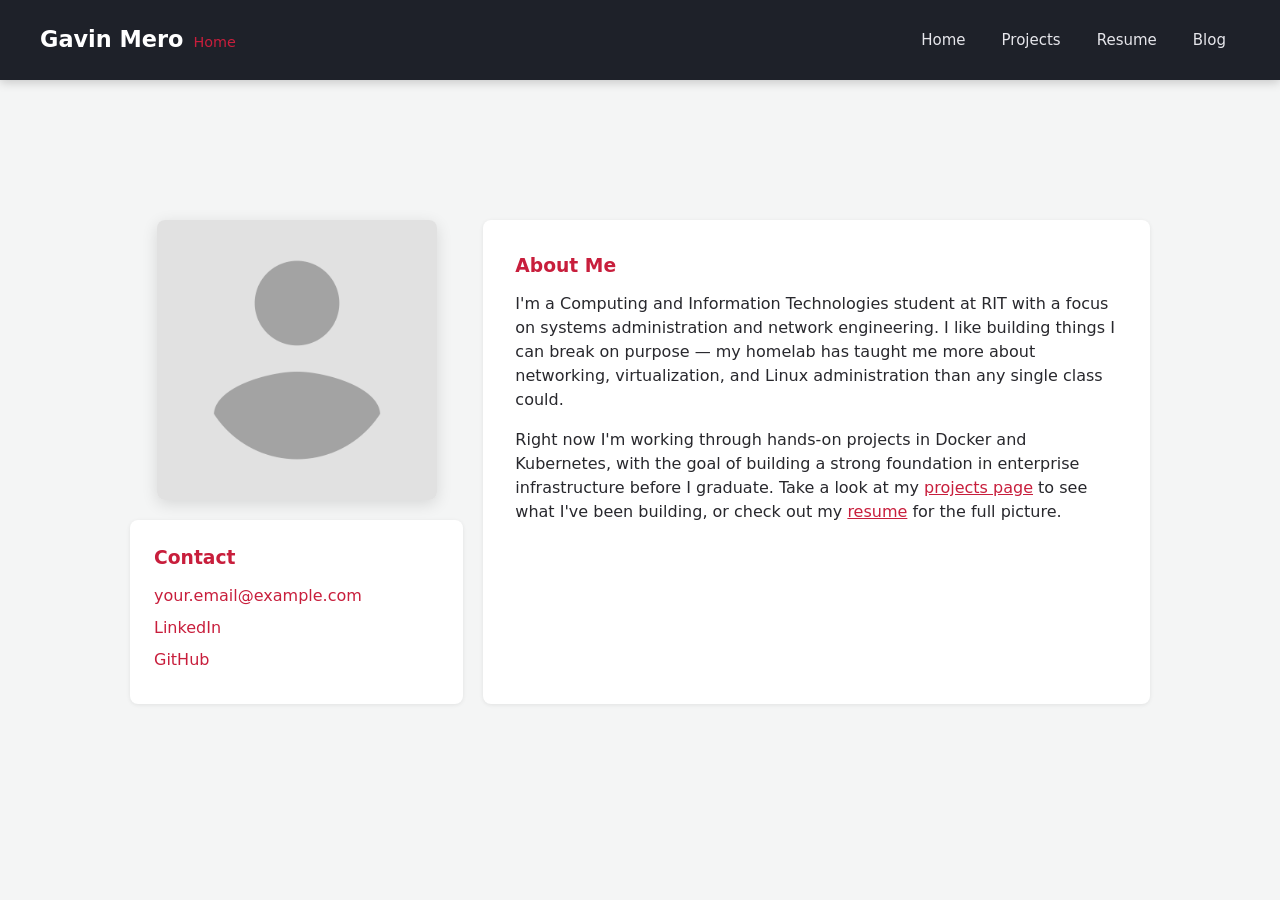
<file: index.html>
<!DOCTYPE html>
<html lang="en">
    <head>
        <meta charset="UTF-8">
        <meta name="viewport" content="width=device-width, initial-scale=1.0">
        <title>Gavin Mero</title>
        <link rel="stylesheet" href="css/styles.css">
    </head>
    <body>
        <header>
            <section class="left-header">
                <h1>Gavin Mero</h1>
                <h2>Home</h2>
            </section>

            <button class="nav-toggle" type="button" aria-label="Toggle navigation menu">☰</button>

            <nav>
                <ul>
                    <li><a href="index.html">Home</a></li>
                    <li><a href="projects.html">Projects</a></li>
                    <li><a href="resume_page.html">Resume</a></li>
                    <li><a href="blog.html">Blog</a></li>
                </ul>
            </nav>
        </header>

        <main>
            <section class="headshot">
                <img src="assets/images/headshot_placeholder.png" alt="Gavin Mero Headshot">
            </section>

            <section class="contact">
                <h3>Contact</h3>
                <ul class="contact-list">
                    <li><a href="mailto:your.email@example.com">your.email@example.com</a></li>
                    <li><a href="https://linkedin.com/in/yourprofile" target="_blank">LinkedIn</a></li>
                    <li><a href="https://github.com/yourusername" target="_blank">GitHub</a></li>
                </ul>
            </section>

            <section class="content">
                <h3>About Me</h3>
                <p>
                    I'm a Computing and Information Technologies student at RIT with a focus
                    on systems administration and network engineering. I like building things
                    I can break on purpose — my homelab has taught me more about networking,
                    virtualization, and Linux administration than any single class could.
                </p>
                <p>
                    Right now I'm working through hands-on projects in Docker and Kubernetes,
                    with the goal of building a strong foundation in enterprise infrastructure
                    before I graduate. Take a look at my <a href="projects.html">projects page</a>
                    to see what I've been building, or check out my <a href="resume_page.html">resume</a>
                    for the full picture.
                </p>
            </section>
        </main>

        <footer>
        </footer>

        <script src="js/navbar.js"></script>

    </body>
</html>
</file>
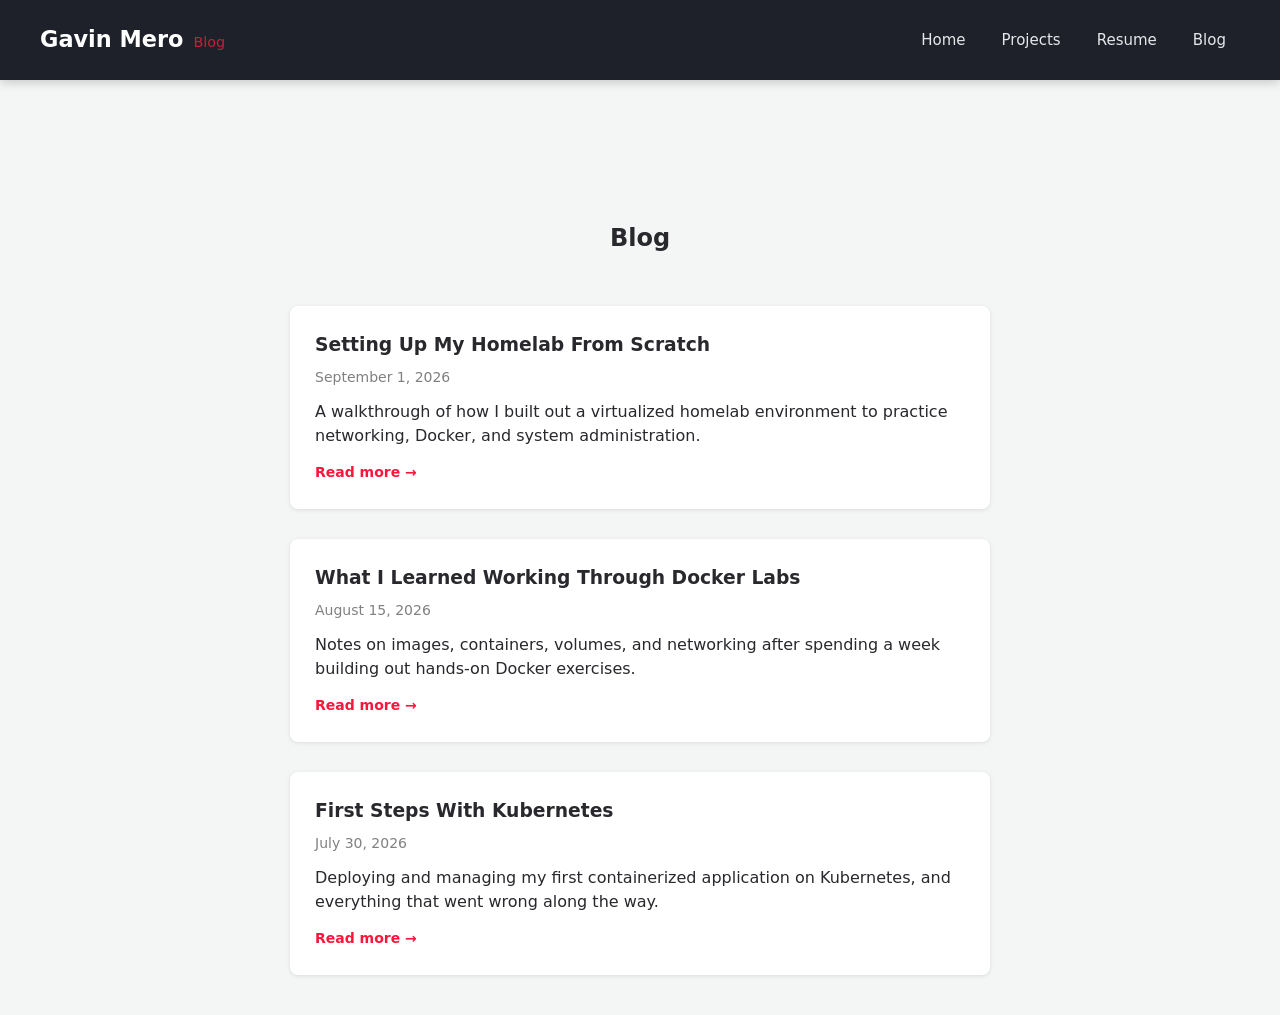
<file: blog.html>
<!DOCTYPE html>
<html lang="en">
    <head>
        <meta charset="UTF-8">
        <meta name="viewport" content="width=device-width, initial-scale=1.0">
        <title>Gavin Mero - Blog</title>
        <link rel="stylesheet" href="css/styles.css">
        <link rel="stylesheet" href="css/blog.css">

    </head>
    <body>
        <header>

            <section class="left-header">
                <h1>Gavin Mero</h1>
                <h2>Blog</h2>
            </section>

            <button class="nav-toggle" type="button" aria-label="Toggle navigation menu">☰</button>

            <nav>
                <ul>
                    <li><a href="index.html">Home</a></li>
                    <li><a href="projects.html">Projects</a></li>
                    <li><a href="resume_page.html">Resume</a></li>
                    <li><a href="blog.html">Blog</a></li>
                </ul>
            </nav>
        </header>

        <main class="blog-main">

            <h2>Blog</h2>

            <section class="blog-post-list">

                <article class="blog-post-preview">
                    <h3><a href="blog/homelab-setup.html">Setting Up My Homelab From Scratch</a></h3>
                    <p class="post-meta">September 1, 2026</p>
                    <p class="post-excerpt">
                        A walkthrough of how I built out a virtualized homelab environment
                        to practice networking, Docker, and system administration.
                    </p>
                    <a href="blog/homelab-setup.html" class="read-more">Read more &rarr;</a>
                </article>

                <article class="blog-post-preview">
                    <h3><a href="blog/docker-basics.html">What I Learned Working Through Docker Labs</a></h3>
                    <p class="post-meta">August 15, 2026</p>
                    <p class="post-excerpt">
                        Notes on images, containers, volumes, and networking after spending
                        a week building out hands-on Docker exercises.
                    </p>
                    <a href="blog/docker-basics.html" class="read-more">Read more &rarr;</a>
                </article>

                <article class="blog-post-preview">
                    <h3><a href="blog/blog-template.html">First Steps With Kubernetes</a></h3>
                    <p class="post-meta">July 30, 2026</p>
                    <p class="post-excerpt">
                        Deploying and managing my first containerized application on
                        Kubernetes, and everything that went wrong along the way.
                    </p>
                    <a href="blog/blog-template.html" class="read-more">Read more &rarr;</a>
                </article>

            </section>

        </main>

        <footer>
        </footer>

        <script src="js/navbar.js"></script>

    </body>
</html>
</file>
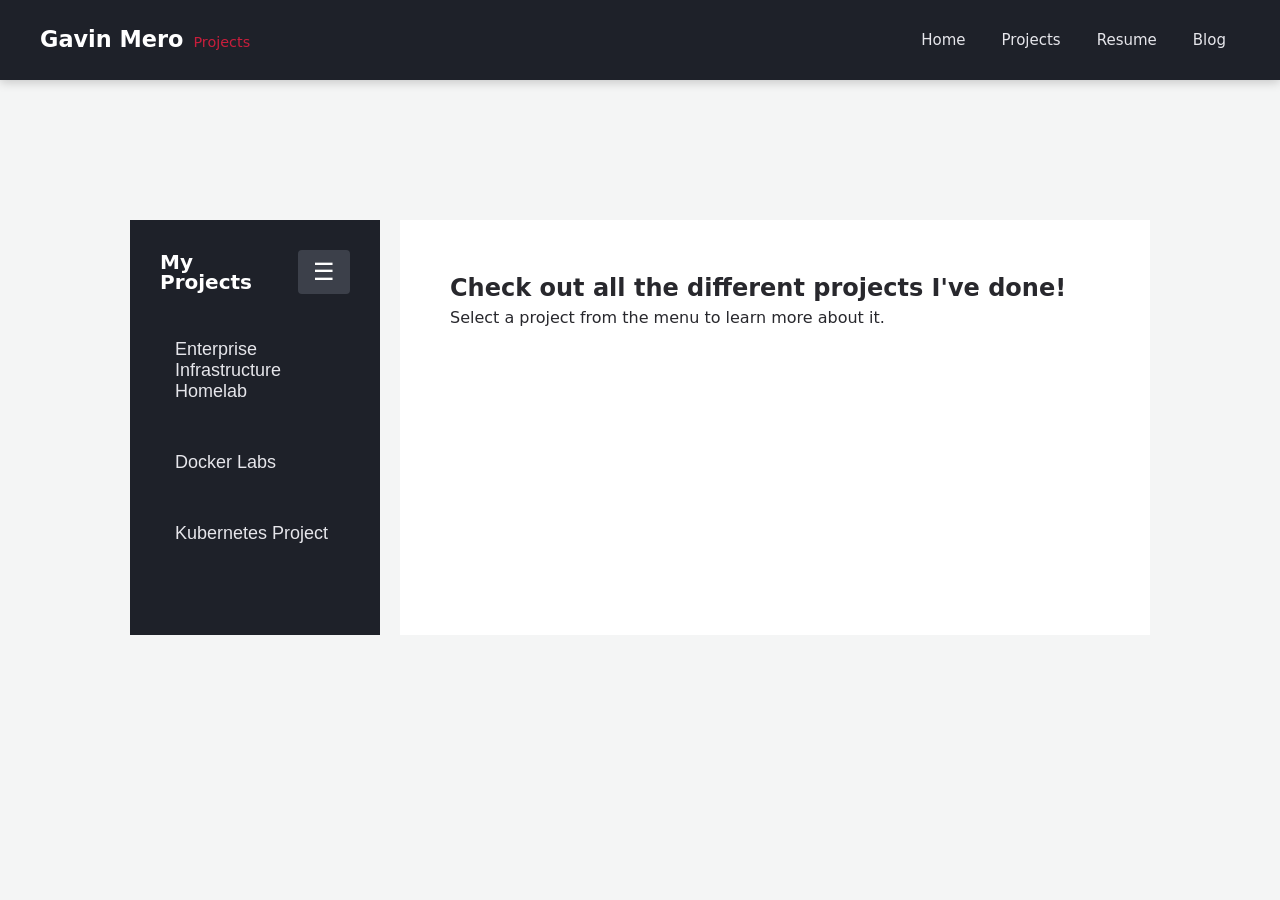
<file: projects.html>
<!DOCTYPE html>
<html lang="en">
    <head>
        <meta charset="UTF-8">
        <meta name="viewport" content="width=device-width, initial-scale=1.0">
        <title>Gavin Mero | Projects</title>
        <link rel="stylesheet" href="css/styles.css">
        <link rel="stylesheet" href="css/projects.css">
    </head>

    <body class="projects-page">

        <header>

            <section class="left-header">
                <h1>Gavin Mero</h1>
                <h2>Projects</h2>
            </section>

            <button class="nav-toggle" type="button" aria-label="Toggle navigation menu">☰</button>

            <nav>
                <ul>
                    <li><a href="index.html">Home</a></li>
                    <li><a href="projects.html">Projects</a></li>
                    <li><a href="resume_page.html">Resume</a></li>
                    <li><a href="blog.html">Blog</a></li>
                </ul>
            </nav>

        </header>


        <main>

            <section class="project-navigation">

                <div class="project-header">
                    <h2>My Projects</h2>

                    <button class="sidebar-toggle" type="button">☰</button>
                </div>

                <ul>
                    
                    <li>
                        <button class="project-button" data-project="homelab">
                            Enterprise Infrastructure Homelab
                        </button>
                    </li>

                    <li>
                        <button class="project-button" data-project="docker">
                            Docker Labs
                        </button>
                    </li>

                    <li>
                        <button class="project-button" data-project="kubernetes">
                            Kubernetes Project
                        </button>
                    </li>
                </ul>

            </section>


            <section class="project-content">

                <h2 id="project-title">
                    Check out all the different projects I've done!
                </h2>

                <p id="project-description">
                    Select a project from the menu to learn more about it.
                </p>

            </section>

        </main>


        <footer>
        </footer>

        <script src="js/navbar.js"></script>
        <script src="js/projects.js"></script>

    </body>
</html>
</file>
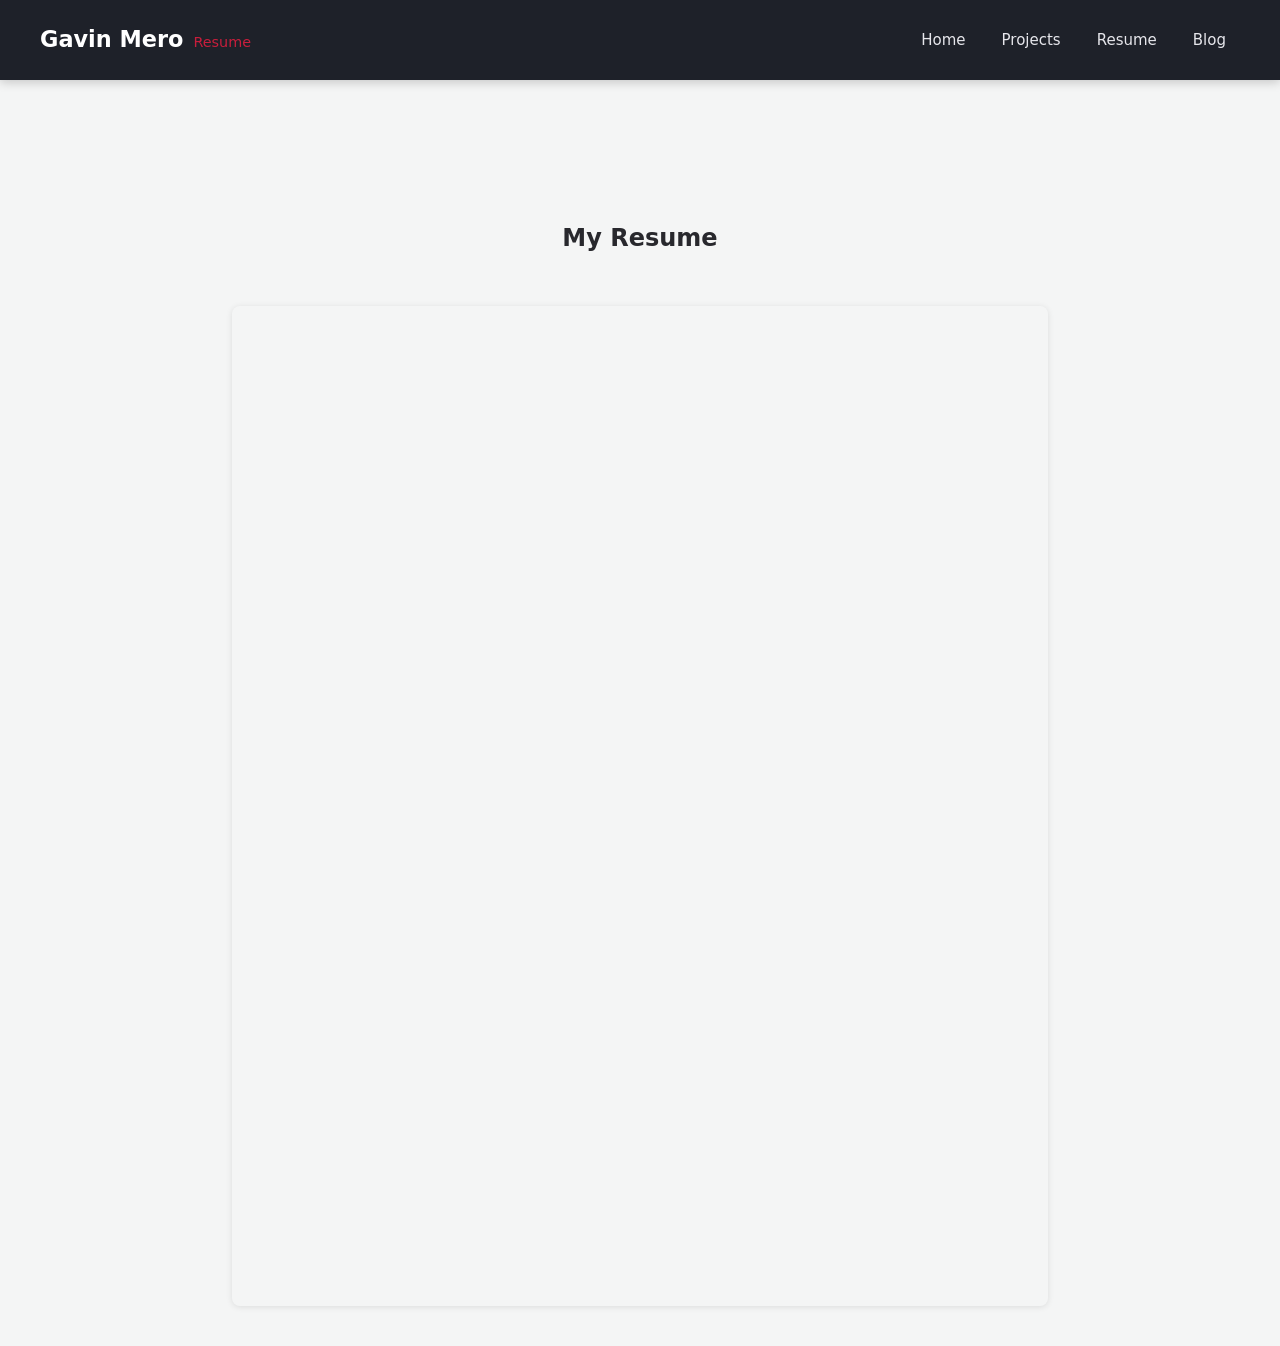
<file: resume_page.html>
<!DOCTYPE html>
<html lang="en">
    <head>
        <meta charset="UTF-8">
        <meta name="viewport" content="width=device-width, initial-scale=1.0">
        <title>Gavin Mero - Resume</title>
        <link rel="stylesheet" href="css/styles.css">
    </head>

    <body>

        <header>

            <section class="left-header">
                <h1>Gavin Mero</h1>
                <h2>Resume</h2>
            </section>

            <button class="nav-toggle" type="button" aria-label="Toggle navigation menu">☰</button>

            <nav>
                <ul>
                    <li><a href="index.html">Home</a></li>
                    <li><a href="projects.html">Projects</a></li>
                    <li><a href="resume_page.html">Resume</a></li>
                    <li><a href="blog.html">Blog</a></li>
                </ul>
            </nav>

        </header>

        <main class="resume-main">

            <h2>My Resume</h2>

            <iframe
                src="assets/documents/resume.pdf"
                title="Gavin Mero Resume">
            </iframe>

        </main>

        <footer>
        </footer>

        <script src="js/navbar.js"></script>

    </body>
</html>
</file>
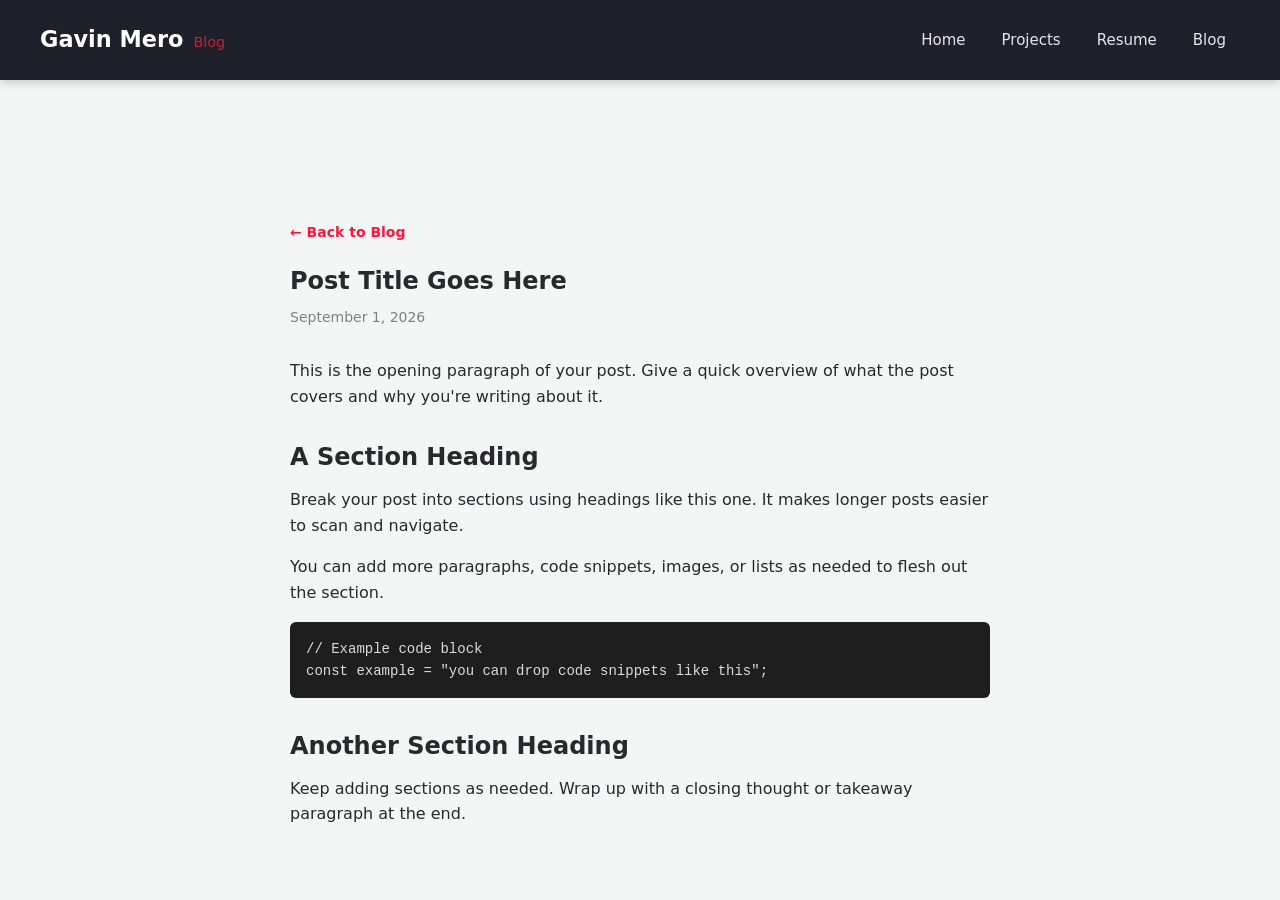
<file: blog/blog-template.html>
<!DOCTYPE html>
<html lang="en">
    <head>
        <meta charset="UTF-8">
        <meta name="viewport" content="width=device-width, initial-scale=1.0">
        <title>Gavin Mero - Blog Post Title</title>
        <link rel="stylesheet" href="../css/styles.css">
        <link rel="stylesheet" href="../css/blog.css">
    </head>
    <body>
        <header>

            <section class="left-header">
                <h1>Gavin Mero</h1>
                <h2>Blog</h2>
            </section>

            <button class="nav-toggle" type="button" aria-label="Toggle navigation menu">☰</button>

            <nav>
                <ul>
                    <li><a href="../index.html">Home</a></li>
                    <li><a href="../projects.html">Projects</a></li>
                    <li><a href="../resume_page.html">Resume</a></li>
                    <li><a href="../blog.html">Blog</a></li>
                </ul>
            </nav>
        </header>

        <main class="blog-post-main">

            <article class="blog-post">

                <a href="../blog.html" class="back-to-blog">&larr; Back to Blog</a>

                <h1 class="post-title">Post Title Goes Here</h1>
                <p class="post-meta">September 1, 2026</p>

                <div class="post-body">

                    <p>
                        This is the opening paragraph of your post. Give a quick
                        overview of what the post covers and why you're writing about it.
                    </p>

                    <h2>A Section Heading</h2>

                    <p>
                        Break your post into sections using headings like this one.
                        It makes longer posts easier to scan and navigate.
                    </p>

                    <p>
                        You can add more paragraphs, code snippets, images, or lists
                        as needed to flesh out the section.
                    </p>

                    <pre><code>// Example code block
const example = "you can drop code snippets like this";</code></pre>

                    <h2>Another Section Heading</h2>

                    <p>
                        Keep adding sections as needed. Wrap up with a closing thought
                        or takeaway paragraph at the end.
                    </p>
                    
                </div>

            </article>

        </main>

        <footer>
        </footer>

        <script src="../js/navbar.js"></script>

    </body>
</html>
</file>
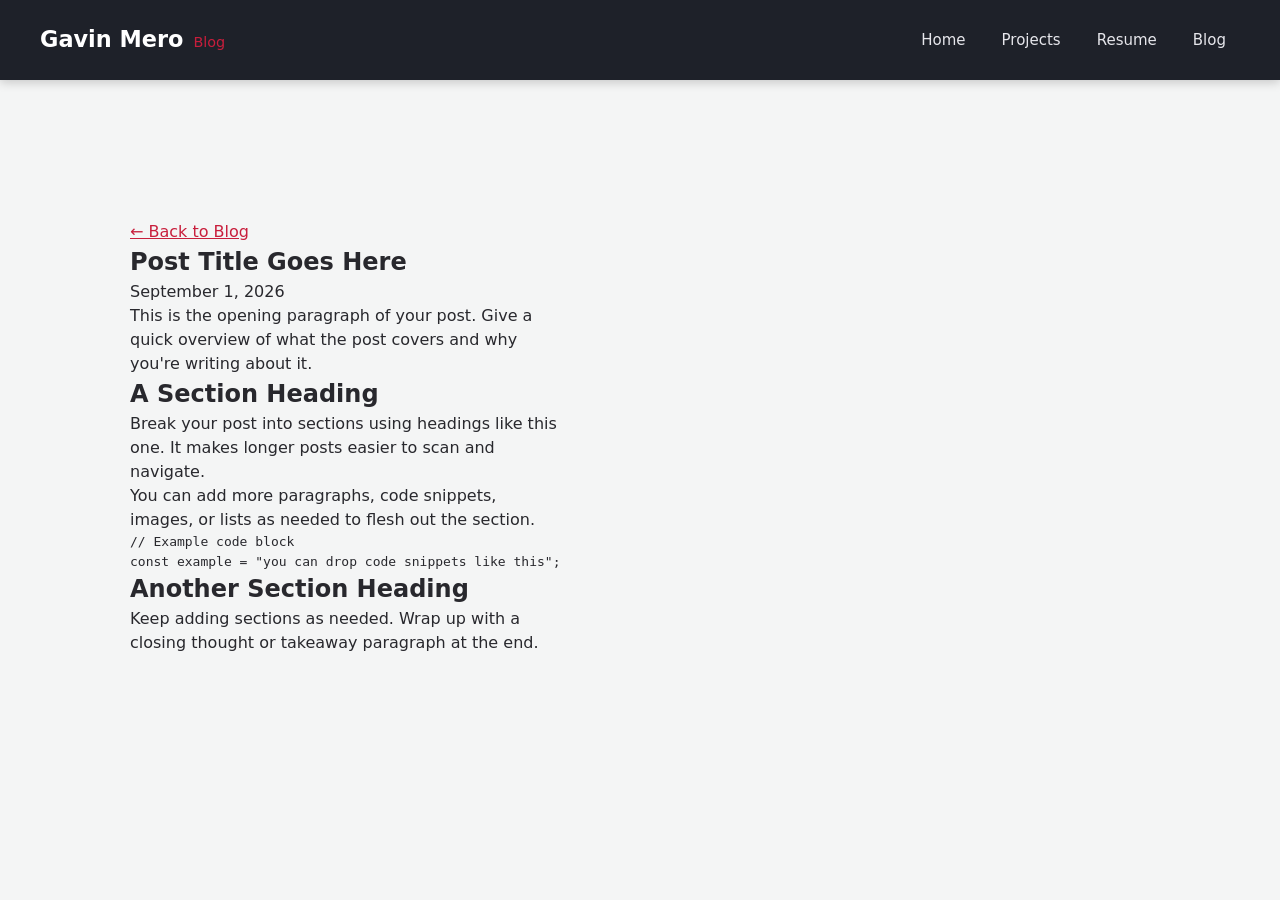
<file: blog/kubernetes-project.html>
<!DOCTYPE html>
<html lang="en">
    <head>
        <meta charset="UTF-8">
        <meta name="viewport" content="width=device-width, initial-scale=1.0">
        <title>Gavin Mero - Blog Post Title</title>
        <link rel="stylesheet" href="../css/styles.css">
    </head>
    <body>
        <header>

            <section class="left-header">
                <h1>Gavin Mero</h1>
                <h2>Blog</h2>
            </section>

            <nav>
                <ul>
                    <li><a href="../index.html">Home</a></li>
                    <li><a href="../projects.html">Projects</a></li>
                    <li><a href="../resume_page.html">Resume</a></li>
                    <li><a href="../blog.html">Blog</a></li>
                </ul>
            </nav>
        </header>

        <main class="blog-post-main">

            <article class="blog-post">

                <a href="../blog.html" class="back-to-blog">&larr; Back to Blog</a>

                <h1 class="post-title">Post Title Goes Here</h1>
                <p class="post-meta">September 1, 2026</p>

                <div class="post-body">

                    <p>
                        This is the opening paragraph of your post. Give a quick
                        overview of what the post covers and why you're writing about it.
                    </p>

                    <h2>A Section Heading</h2>

                    <p>
                        Break your post into sections using headings like this one.
                        It makes longer posts easier to scan and navigate.
                    </p>

                    <p>
                        You can add more paragraphs, code snippets, images, or lists
                        as needed to flesh out the section.
                    </p>

                    <pre><code>// Example code block
const example = "you can drop code snippets like this";</code></pre>

                    <h2>Another Section Heading</h2>

                    <p>
                        Keep adding sections as needed. Wrap up with a closing thought
                        or takeaway paragraph at the end.
                    </p>
                    
                </div>

            </article>

        </main>

        <footer>
        </footer>

        <script src="../js/navbar.js"></script>

    </body>
</html>
</file>
<file: css/styles.css>
/*-----------------------------------*/
/* GENERAL */
/*-----------------------------------*/

* {
    margin: 0;
    padding: 0;
    box-sizing: border-box;
}

body {
    font-family: 'Segoe UI', system-ui, -apple-system, sans-serif;
    background-color: rgb(244, 245, 245);
    color: rgb(40, 40, 45);
    line-height: 1.5;
}

a {
    color: rgb(200, 30, 60);
}

a:hover {
    text-decoration: none;
}


/*-----------------------------------*/
/* HEADER */
/*-----------------------------------*/

header {
    background-color: rgb(30, 33, 41);
    display: flex;
    align-items: center;
    justify-content: space-between;
    height: 80px;
    padding: 0 40px;

    position: fixed;
    top: 0;
    left: 0;
    width: 100%;
    z-index: 1000;

    box-shadow: 0 2px 10px rgba(0, 0, 0, 0.2);
    transition: height 0.3s ease, box-shadow 0.3s ease;
}

header.scrolled {
    height: 60px;
}

.left-header {
    display: flex;
    align-items: baseline;
    gap: 10px;

    color: white;
}

.left-header h1 {
    font-size: 1.4rem;
    transition: font-size 0.3s ease;
}

.left-header h2 {
    font-weight: 400;
    font-size: 0.9rem;
    color: rgb(200, 30, 60);
    transition: font-size 0.3s ease;
}

header.scrolled .left-header h1 {
    font-size: 1.15rem;
}

header.scrolled .left-header h2 {
    font-size: 0.75rem;
}

nav ul {
    display: flex;
    list-style-type: none;
    gap: 8px;
}

nav ul li a {
    color: rgb(230, 230, 235);
    text-decoration: none;
    font-weight: 500;
    font-size: 15px;
    padding: 8px 14px;
    border-radius: 4px;
    transition: background-color 0.2s ease, color 0.2s ease;
}

nav ul li a:hover {
    background-color: rgb(200, 30, 60);
    color: white;
}


/*-----------------------------------*/
/* HOME PAGE */
/*-----------------------------------*/

main {
    display: grid;
    grid-template-columns: 1fr 2fr;
    grid-template-rows: auto auto;
    gap: 20px;
    max-width: 1100px;
    margin: 0 auto;
    padding: 40px;
    padding-top: calc(20vh + 40px);
}

.headshot {
    grid-column: 1;
    grid-row: 1;

    display: flex;
    align-items: center;
    justify-content: center;
}

.headshot img {
    width: 100%;
    max-width: 280px;
    border-radius: 8px;
    box-shadow: 0 4px 16px rgba(0, 0, 0, 0.12);
}

.contact {
    grid-column: 1;
    grid-row: 2;

    background-color: white;
    border-radius: 8px;
    padding: 24px;
    box-shadow: 0 1px 4px rgba(0, 0, 0, 0.08);
}

.contact h3 {
    margin-bottom: 12px;
    color: rgb(200, 30, 60);
}

.contact-list {
    list-style-type: none;
}

.contact-list li {
    margin-bottom: 8px;
}

.contact-list a {
    text-decoration: none;
}

.contact-list a:hover {
    text-decoration: underline;
}

.content {
    grid-column: 2;
    grid-row: 1 / 3;

    background-color: white;
    border-radius: 8px;
    padding: 32px;
    box-shadow: 0 1px 4px rgba(0, 0, 0, 0.08);
}

.content h3 {
    margin-bottom: 12px;
    color: rgb(200, 30, 60);
}

.content p {
    margin-bottom: 16px;
}

.content p:last-child {
    margin-bottom: 0;
}


/*-----------------------------------*/
/* RESPONSIVE */
/*-----------------------------------*/

@media (max-width: 700px) {
    main {
        grid-template-columns: 1fr;
        grid-template-rows: auto;
    }

    .headshot,
    .contact,
    .content {
        grid-column: 1;
    }

    .headshot { grid-row: 1; }
    .contact { grid-row: 2; }
    .content { grid-row: 3; }
}


/*-----------------------------------*/
/* RESUME PAGE */
/*-----------------------------------*/

.resume-main {
    display: flex;
    flex-direction: column;
    align-items: center;
    padding: 40px;
    padding-top: calc(20vh + 40px);
}

.resume-main h2 {
    margin-bottom: 30px;
}

.resume-main iframe {
    width: 80%;
    height: 1000px;
    border: none;
    border-radius: 8px;
    box-shadow: 0 1px 6px rgba(0, 0, 0, 0.1);
}

/*-----------------------------------*/
/* MOBILE NAV TOGGLE */
/*-----------------------------------*/

.nav-toggle {
    display: none;

    background-color: transparent;
    border: none;
    color: white;
    font-size: 24px;
    cursor: pointer;
    padding: 8px;
}

@media (max-width: 700px) {

    .nav-toggle {
        display: block;
    }

    nav {
        position: fixed;
        top: 80px;
        left: 0;
        width: 100%;

        background-color: rgb(30, 33, 41);

        max-height: 0;
        overflow: hidden;

        transition: max-height 0.3s ease;
    }

    nav.open {
        max-height: 300px;
    }

    nav ul {
        flex-direction: column;
        gap: 0;
        padding: 10px 0;
    }

    nav ul li a {
        display: block;
        padding: 16px 40px;
        border-radius: 0;
    }

    header.scrolled + nav,
    header.scrolled ~ nav {
        top: 60px;
    }

}
</file>
<file: css/blog.css>
/*-----------------------------------*/
/* BLOG PAGE */
/*-----------------------------------*/

.blog-main {
    display: flex;
    flex-direction: column;
    align-items: center;
    padding: 40px;
    padding-top: calc(20vh + 40px);
}

.blog-main > h2 {
    margin-bottom: 30px;
}

.blog-post-list {
    display: flex;
    flex-direction: column;
    gap: 30px;
    width: 100%;
    max-width: 700px;
}

.blog-post-preview {
    background-color: white;
    padding: 25px;
    border-radius: 8px;
    box-shadow: 0 1px 4px rgba(0, 0, 0, 0.1);
}

.blog-post-preview h3 {
    margin-bottom: 8px;
}

.blog-post-preview h3 a {
    text-decoration: none;
    color: inherit;
}

.blog-post-preview h3 a:hover {
    text-decoration: underline;
}

.post-meta {
    font-size: 14px;
    color: gray;
    margin-bottom: 12px;
}

.post-excerpt {
    margin-bottom: 12px;
    line-height: 1.5;
}

.read-more {
    font-size: 14px;
    color: rgb(253, 22, 60);
    text-decoration: none;
    font-weight: bold;
}

.read-more:hover {
    text-decoration: underline;
}


/*-----------------------------------*/
/* BLOG POST PAGE */
/*-----------------------------------*/

.blog-post-main {
    display: flex;
    justify-content: center;
    padding: 40px;
    padding-top: calc(20vh + 40px);
}

.blog-post {
    width: 100%;
    max-width: 700px;
}

.back-to-blog {
    display: inline-block;
    margin-bottom: 20px;
    font-size: 14px;
    color: rgb(253, 22, 60);
    text-decoration: none;
    font-weight: bold;
}

.back-to-blog:hover {
    text-decoration: underline;
}

.post-title {
    margin-bottom: 8px;
}

.blog-post .post-meta {
    margin-bottom: 30px;
}

.post-body h2 {
    margin-top: 30px;
    margin-bottom: 12px;
}

.post-body p {
    margin-bottom: 16px;
    line-height: 1.6;
}

.post-body pre {
    background-color: rgb(30, 30, 30);
    color: rgb(220, 220, 220);
    padding: 16px;
    border-radius: 6px;
    overflow-x: auto;
    margin-bottom: 16px;
    font-size: 14px;
}

.post-body code {
    font-family: 'Courier New', Courier, monospace;
}

.post-body img {
    max-width: 100%;
    border-radius: 6px;
    margin-bottom: 16px;
}

.post-body ul,
.post-body ol {
    margin-bottom: 16px;
    padding-left: 24px;
}

.post-body li {
    margin-bottom: 8px;
}
</file>
<file: css/projects.css>
/*-----------------------------------*/
/* PROJECTS PAGE */
/*-----------------------------------*/

.projects-page main {
    display: grid;
    grid-template-columns: 1fr 3fr;
    min-height: 80vh;

    transition: grid-template-columns 0.3s ease;
}

.project-navigation {
    background-color: rgb(30, 33, 41);
    padding: 30px;
    overflow: hidden;

    display: flex;
    flex-direction: column;

    transition: padding 0.3s ease;
}

.project-navigation ul {
    list-style-type: none;
    margin-top: 30px;
}

.project-navigation li {
    margin-bottom: 20px;
}

.project-content {
    background-color: white;
    padding: 50px;
}

.project-header {
    display: flex;
    align-items: center;
    justify-content: space-between;
    gap: 10px;
}

.project-header h2 {
    font-size: 20px;
    line-height: 1;
    color: white;
}


/*-----------------------------------*/
/* PROJECT BUTTONS */
/*-----------------------------------*/

.project-button {
    width: 100%;
    padding: 15px;

    background-color: transparent;
    border: none;

    text-align: left;
    font-size: 18px;
    color: rgb(230, 230, 235);

    cursor: pointer;
}

.project-button:hover {
    background-color: rgb(200, 30, 60);
    color: white;
    font-weight: bold;
}

.project-button.active {
    background-color: rgb(170, 25, 50);
    color: white;
    font-weight: bold;
}


/*-----------------------------------*/
/* SIDEBAR TOGGLE */
/*-----------------------------------*/

.sidebar-toggle {
    padding: 10px 15px;

    background-color: rgb(60, 64, 74);
    border: none;
    border-radius: 4px;

    font-size: 24px;
    line-height: 1;
    color: white;
    cursor: pointer;

    flex-shrink: 0;

    transition: background-color 0.2s ease;
}

.sidebar-toggle:hover {
    background-color: rgb(200, 30, 60);
}


/*-----------------------------------*/
/* COLLAPSED SIDEBAR */
/*-----------------------------------*/

.projects-page main.collapsed {
    grid-template-columns: 70px 1fr;
}

.projects-page main.collapsed .project-navigation {
    padding: 15px 8px;
    align-items: center;
}

.projects-page main.collapsed .project-header {
    justify-content: center;
}

.projects-page main.collapsed .project-header h2,
.projects-page main.collapsed .project-navigation ul {
    display: none;
}

.projects-page main.collapsed .sidebar-toggle {
    width: 44px;
    height: 44px;
    padding: 0;

    display: flex;
    align-items: center;
    justify-content: center;
}


/*-----------------------------------*/
/* PROJECTS PAGE - MOBILE */
/*-----------------------------------*/

@media (max-width: 700px) {

    .projects-page main {
        grid-template-columns: 1fr;
        min-height: unset;
    }

    .project-navigation {
        padding: 20px;
    }

    .project-content {
        padding: 30px 20px;
    }

    /* On mobile, the collapse behaves like an accordion instead of a width shrink */
    .projects-page main.collapsed {
        grid-template-columns: 1fr;
    }

    .projects-page main.collapsed .project-navigation {
        padding: 15px 20px;
        align-items: stretch;
    }

    .projects-page main.collapsed .project-header {
        justify-content: space-between;
    }

    .projects-page main.collapsed .sidebar-toggle {
        width: auto;
        height: auto;
        padding: 10px 15px;
    }

}
</file>
